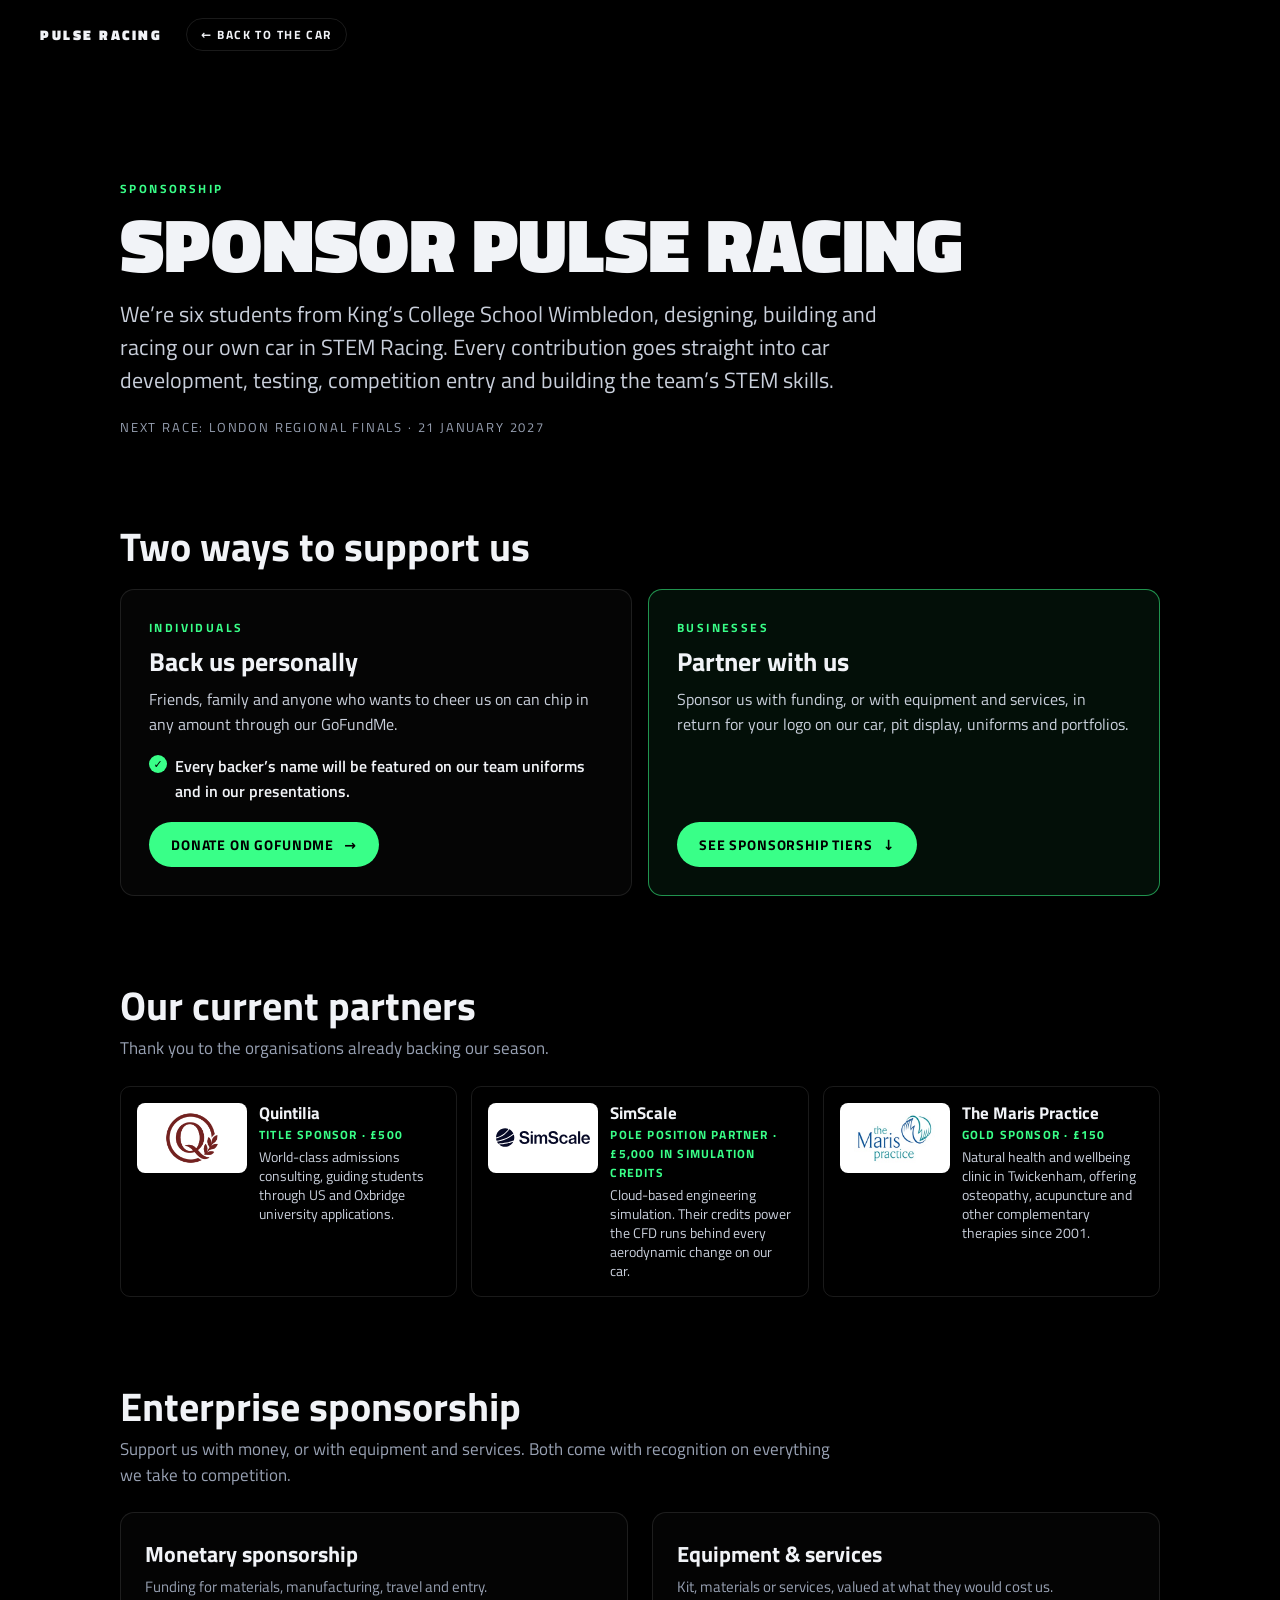
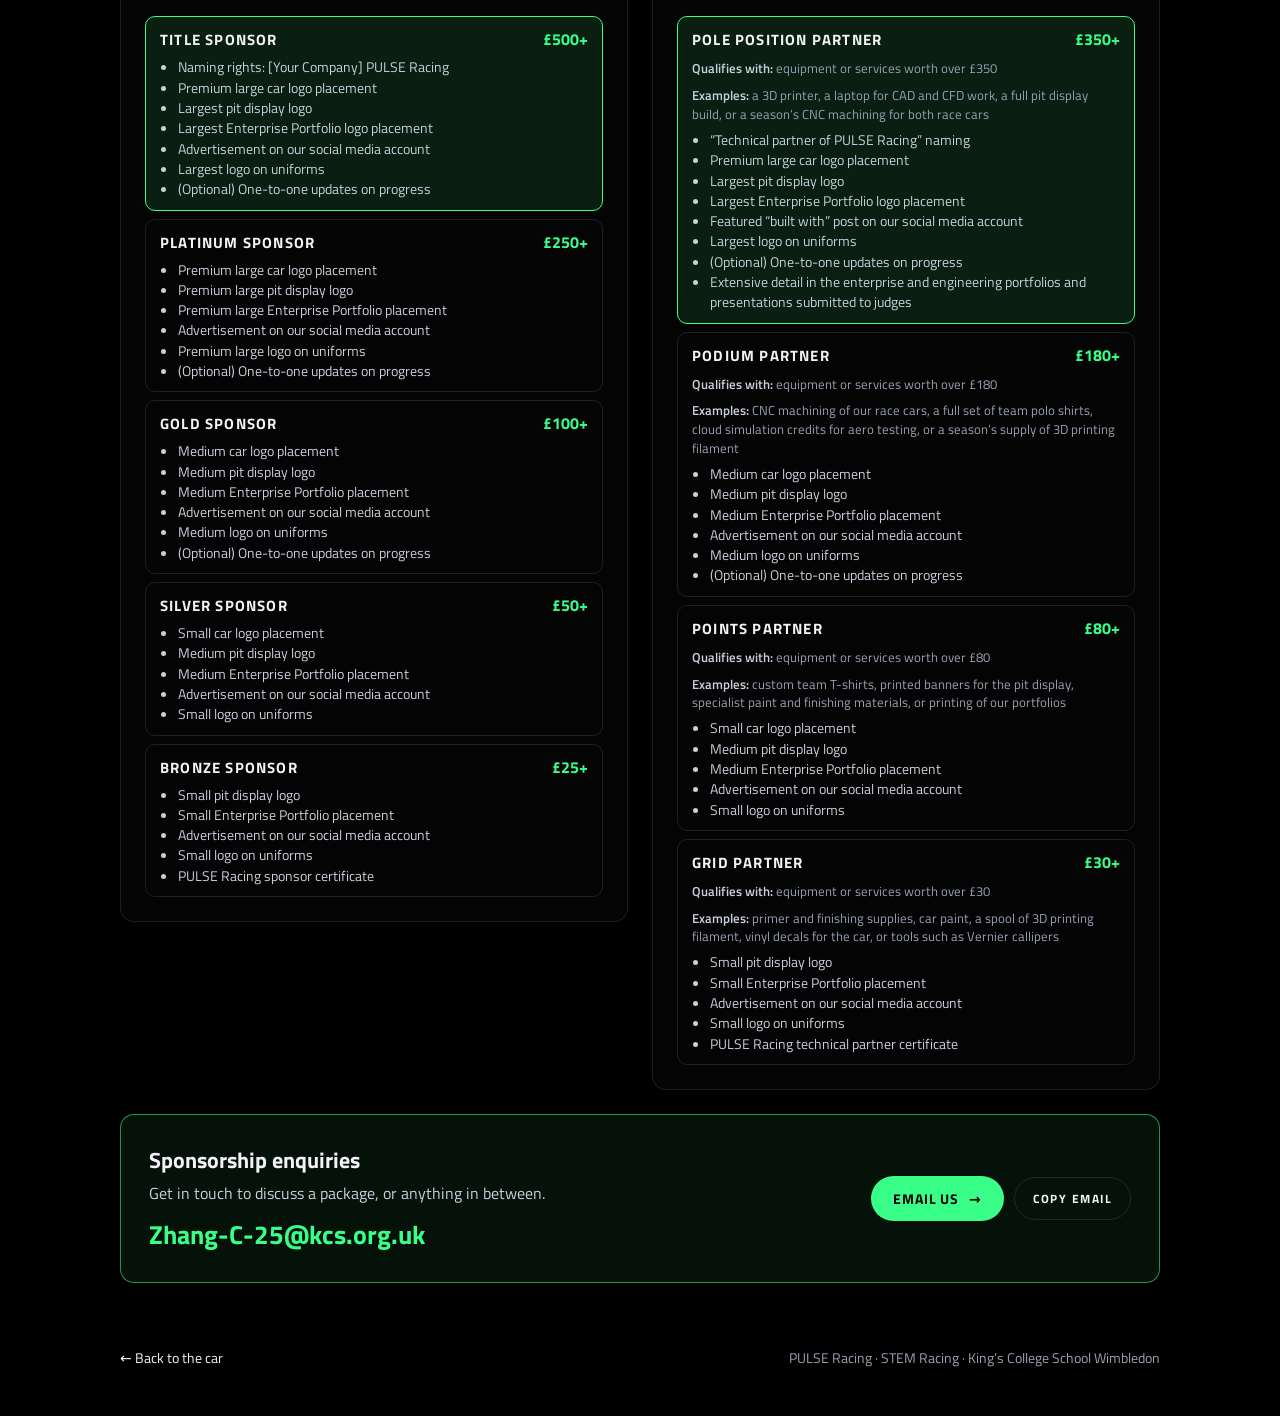
<file: sponsor.html>
<!doctype html>
<html lang="en">
<head>
  <meta charset="utf-8">
  <meta name="viewport" content="width=device-width, initial-scale=1">
  <title>Sponsor PULSE Racing</title>
  <meta name="description" content="Sponsor PULSE Racing, a STEM Racing team from King's College School Wimbledon.">
  <link rel="icon" href="assets/favicon.svg" type="image/svg+xml">
  <link rel="icon" href="assets/favicon-32.png" sizes="32x32" type="image/png">
  <link rel="icon" href="assets/favicon-192.png" sizes="192x192" type="image/png">
  <link rel="apple-touch-icon" href="assets/apple-touch-icon.png">
  <meta name="theme-color" content="#000000">
  <link rel="preconnect" href="https://fonts.googleapis.com">
  <link rel="preconnect" href="https://fonts.gstatic.com" crossorigin>
  <link href="https://fonts.googleapis.com/css2?family=Titillium+Web:wght@300;400;600;700;900&display=swap" rel="stylesheet">
  <link rel="stylesheet" href="css/style.css">
</head>
<body class="page">
  <!-- Text on this page is here; partners, tiers, email and GoFundMe link come from config/sponsorship.js -->
  <header class="topbar topbar--page">
    <a class="brand" href="index.html" id="brand">PULSE Racing</a>
    <a class="topbar__cta topbar__cta--ghost" href="index.html">&larr; Back to the car</a>
  </header>

  <main>
    <section class="page__hero page__wrap">
      <div class="popup__kicker">Sponsorship</div>
      <h1 class="page__title">Sponsor PULSE Racing</h1>
      <p class="page__lead">
        We&rsquo;re six students from King&rsquo;s College School Wimbledon, designing, building and racing
        our own car in STEM Racing. Every contribution goes straight into car development, testing,
        competition entry and building the team&rsquo;s STEM skills.
      </p>
      <p class="page__meta">Next race: London Regional Finals &middot; 21 January 2027</p>
    </section>

    <section class="page__wrap" aria-labelledby="ways">
      <h2 class="page__h2" id="ways">Two ways to support us</h2>
      <div class="choices">
        <article class="choice">
          <div class="choice__kicker">Individuals</div>
          <h3 class="choice__title">Back us personally</h3>
          <p>Friends, family and anyone who wants to cheer us on can chip in any amount through our GoFundMe.</p>
          <p class="choice__perk">Every backer&rsquo;s name will be featured on our team uniforms and in our presentations.</p>
          <a class="cta" id="gofundme" href="#">Donate on GoFundMe <span aria-hidden="true">&rarr;</span></a>
        </article>
        <article class="choice choice--accent">
          <div class="choice__kicker">Businesses</div>
          <h3 class="choice__title">Partner with us</h3>
          <p>Sponsor us with funding, or with equipment and services, in return for your logo on our car,
             pit display, uniforms and portfolios.</p>
          <a class="cta" href="#enterprise">See sponsorship tiers <span aria-hidden="true">&darr;</span></a>
        </article>
      </div>
    </section>

    <section class="page__wrap" aria-labelledby="partners">
      <h2 class="page__h2" id="partners">Our current partners</h2>
      <p class="page__sub">Thank you to the organisations already backing our season.</p>
      <div id="partner-list"></div>
    </section>

    <section class="page__wrap" id="enterprise" aria-labelledby="enterprise-title">
      <h2 class="page__h2" id="enterprise-title">Enterprise sponsorship</h2>
      <p class="page__sub">Support us with money, or with equipment and services. Both come with recognition on everything we take to competition.</p>
      <div class="tier-columns">
        <div class="tier-column">
          <h3 class="tier-column__title">Monetary sponsorship</h3>
          <p class="tier-column__sub">Funding for materials, manufacturing, travel and entry.</p>
          <div id="monetary-tiers"></div>
        </div>
        <div class="tier-column">
          <h3 class="tier-column__title">Equipment &amp; services</h3>
          <p class="tier-column__sub">Kit, materials or services, valued at what they would cost us.</p>
          <div id="equipment-tiers"></div>
        </div>
      </div>

      <div class="contact" aria-labelledby="contact-title">
        <div>
          <h3 class="contact__title" id="contact-title">Sponsorship enquiries</h3>
          <p class="contact__text">Get in touch to discuss a package, or anything in between.</p>
          <a class="contact__email" id="email-link" href="#"></a>
        </div>
        <div class="contact__actions">
          <a class="cta" id="email-button" href="#">Email us <span aria-hidden="true">&rarr;</span></a>
          <button class="topbar__cta topbar__cta--ghost contact__copy" id="copy-email" type="button">Copy email</button>
        </div>
      </div>
    </section>
  </main>

  <footer class="page__footer page__wrap">
    <a href="index.html">&larr; Back to the car</a>
    <span id="footer-name">PULSE Racing</span>
  </footer>

  <script type="module" src="js/sponsor-page.js"></script>
</body>
</html>
</file>
<file: css/style.css>
:root {
  --bg: #000;
  --text: #f1f3f7;
  --muted: #98a1b3;
  --line: rgba(255, 255, 255, 0.1);
  --card: rgba(10, 12, 18, 0.72);
  --accent: #39ff88;            /* overwritten from config/tour.js brand.accent */
  --accent-ink: #000;           /* text on accent; worked out automatically */
  --font: 'Titillium Web', system-ui, sans-serif;
  --card-w: min(410px, calc(100vw - 32px));
}

* { box-sizing: border-box; }
html, body { margin: 0; background: var(--bg); color: var(--text); font-family: var(--font); }
body { overflow-x: hidden; -webkit-font-smoothing: antialiased; }

#scene { position: fixed; inset: 0; width: 100vw; height: 100vh; height: 100lvh; display: block; }
#scroll-space { position: relative; pointer-events: none; }

/* ---------- top bar */
.topbar {
  position: fixed; top: 0; left: 0; right: 0; z-index: 20;
  display: flex; align-items: center; gap: 24px;
  padding: 18px clamp(16px, 4vw, 40px);
  pointer-events: none;
}
.brand {
  pointer-events: auto; color: var(--text); text-decoration: none;
  font-weight: 900; letter-spacing: 0.18em; text-transform: uppercase; font-size: 14px;
}
.progress { flex: 1; height: 2px; background: var(--line); max-width: 260px; margin-left: auto; }
.countdown + .progress { margin-left: 0; }
.progress__bar { height: 100%; width: 0; background: var(--accent); }

/* ---------- side navigation */
.stop-nav {
  position: fixed; right: clamp(12px, 2.5vw, 32px); top: 50%; transform: translateY(-50%);
  z-index: 20; display: flex; flex-direction: column; gap: 14px;
}
.stop-nav button {
  all: unset; cursor: pointer; display: flex; align-items: center; justify-content: flex-end; gap: 10px;
  color: var(--muted); font-size: 12px; letter-spacing: 0.12em; text-transform: uppercase;
}
.stop-nav button span { opacity: 0; transform: translateX(6px); transition: .25s; white-space: nowrap; }
.stop-nav button i {
  width: 8px; height: 8px; border-radius: 50%; border: 1px solid var(--muted); transition: .25s; flex: none;
}
.stop-nav button:hover span, .stop-nav button:focus-visible span, .stop-nav button.is-active span { opacity: 1; transform: none; }
.stop-nav button.is-active { color: var(--text); }
.stop-nav button.is-active i { background: var(--accent); border-color: var(--accent); box-shadow: 0 0 12px var(--accent); }

/* ---------- hotspot + leader line */
.hotspot {
  position: fixed; left: 0; top: 0; z-index: 9; width: 14px; height: 14px; margin: -7px 0 0 -7px;
  border-radius: 50%; background: var(--accent); box-shadow: 0 0 16px var(--accent);
  opacity: 0; transition: opacity .35s; pointer-events: none;
}
.hotspot span {
  position: absolute; inset: -9px; border-radius: 50%; border: 1px solid var(--accent);
  animation: pulse 1.8s ease-out infinite;
}
@keyframes pulse { from { transform: scale(.5); opacity: 1; } to { transform: scale(1.6); opacity: 0; } }
.leader { position: fixed; inset: 0; width: 100vw; height: 100vh; z-index: 9; pointer-events: none; opacity: 0; transition: opacity .35s; }
.leader polyline { fill: none; stroke: var(--accent); stroke-width: 1.2; }
.hotspot.is-on, .leader.is-on { opacity: 1; }

/* ---------- popups */
#popups { position: fixed; inset: 0; z-index: 10; pointer-events: none; }
/* .popup = positioned wrapper (never moves); .popup__card slides in; .photo frames pop in around it */
.popup {
  position: absolute; top: 50%; width: var(--card-w); transform: translateY(-50%);
  opacity: 0; visibility: hidden; transition: opacity .45s, visibility 0s .45s;
}
.popup--left { left: clamp(16px, 6vw, 96px); }
.popup--right { right: clamp(56px, 12vw, 180px); }
.popup.is-active { opacity: 1; visibility: visible; transition: opacity .45s, visibility 0s; }
.popup.is-active .popup__card, .popup.is-active .photo { pointer-events: auto; }

.popup__card {
  position: relative; max-height: calc(100vh - 140px); overflow: auto;
  padding: 26px 28px 28px;
  background: var(--card); border: 1px solid var(--line); border-radius: 14px;
  backdrop-filter: blur(14px); -webkit-backdrop-filter: blur(14px);
  transform: translateY(18px); transition: transform .45s;
}
.popup.is-active .popup__card { transform: none; }
.popup__card::before {
  content: ''; position: absolute; left: 28px; top: 0; width: 48px; height: 2px; background: var(--accent);
}

.photo {
  position: absolute; left: 0; top: 0; margin: 0;
  width: var(--photo-w, 168px); height: var(--photo-h, 116px);
  border-radius: 8px; overflow: hidden; background: #0d1014;
  border: 1px solid rgba(255, 255, 255, .16); box-shadow: 0 14px 40px rgba(0, 0, 0, .6);
  opacity: 0; transform: scale(.8) rotate(0deg);
  transition: opacity .35s, transform .5s cubic-bezier(.2, 1.4, .4, 1);
}
.popup.is-active .photo {
  opacity: 1; transform: scale(1) rotate(var(--tilt));
  transition-delay: calc(.2s + var(--i) * .09s);
}
.photo img { width: 100%; height: 100%; object-fit: cover; display: block; }
.photo--empty {
  display: grid; place-items: center;
  border: 1px dashed rgba(255, 255, 255, .28);
  background: repeating-linear-gradient(135deg, #0c0e12 0 10px, #101318 10px 20px);
}
.photo__icon svg { width: 30px; height: 30px; fill: none; stroke: rgba(255, 255, 255, .35); stroke-width: 1.4; }
.photo figcaption {
  position: absolute; left: 0; right: 0; bottom: 0; padding: 5px 8px;
  font-size: 11px; letter-spacing: .06em; color: #cfd5df; background: linear-gradient(transparent, rgba(0, 0, 0, .85));
  white-space: nowrap; overflow: hidden; text-overflow: ellipsis;
}

.popup__table { width: 100%; border-collapse: collapse; font-size: 14px; margin: 4px 0 6px; }
.popup__table th { text-align: left; color: var(--muted); font-weight: 600; font-size: 11px; letter-spacing: .12em; text-transform: uppercase; padding: 6px 8px; border-bottom: 1px solid var(--line); }
.popup__table td { padding: 7px 8px; border-bottom: 1px solid var(--line); color: #c9cfdb; }
.popup__table td:not(:first-child), .popup__table th:not(:first-child) { text-align: right; white-space: nowrap; }
.popup__table tr:last-child td { border-bottom: 0; }
.popup__kicker { color: var(--accent); font-size: 12px; font-weight: 700; letter-spacing: 0.2em; text-transform: uppercase; }
.popup__title { margin: 6px 0 12px; font-size: clamp(26px, 3vw, 34px); line-height: 1.05; font-weight: 700; }
.popup__text { margin: 0 0 14px; color: #c9cfdb; font-size: 16px; line-height: 1.55; font-weight: 400; }
.popup__text strong { color: var(--text); }
.popup ul.popup__bullets { margin: 0; padding: 0; list-style: none; display: grid; gap: 8px; }
.popup ul.popup__bullets li { position: relative; padding-left: 18px; color: #c9cfdb; line-height: 1.45; }
.popup ul.popup__bullets li::before { content: ''; position: absolute; left: 0; top: .6em; width: 8px; height: 2px; background: var(--accent); }

.stats { display: grid; grid-template-columns: repeat(auto-fit, minmax(110px, 1fr)); background: rgba(8, 10, 15, .9); border: 1px solid var(--line); border-radius: 10px; overflow: hidden; margin-top: 6px; }
.stat { padding: 12px 14px; box-shadow: 0 0 0 .5px var(--line); }
.stat b { display: block; font-size: 24px; font-weight: 700; line-height: 1.1; }
.stat small { color: var(--muted); font-size: 12px; letter-spacing: .08em; text-transform: uppercase; }

.members { display: grid; grid-template-columns: 1fr 1fr; gap: 10px; }
.member { display: flex; align-items: center; gap: 10px; padding: 10px; border: 1px solid var(--line); border-radius: 10px; background: rgba(255,255,255,.02); }
.member__avatar {
  flex: none; width: 42px; height: 42px; border-radius: 50%; overflow: hidden;
  display: grid; place-items: center; font-weight: 700; font-size: 15px;
  background: color-mix(in srgb, var(--accent) 14%, #0b0d11); color: var(--accent);
  border: 1px solid color-mix(in srgb, var(--accent) 45%, transparent);
}
.member__avatar img { width: 100%; height: 100%; object-fit: cover; }
.member__name { font-weight: 600; line-height: 1.2; }
.member__role { color: var(--muted); font-size: 13px; line-height: 1.25; }
.member__bio { grid-column: 1 / -1; color: var(--muted); font-size: 13px; }

.tiers { display: grid; gap: 8px; margin-bottom: 16px; }
.tier { padding: 10px 14px; border: 1px solid var(--line); border-radius: 10px; }
.tier--highlight { border-color: var(--accent); background: color-mix(in srgb, var(--accent) 10%, transparent); }
.tier__head { display: flex; justify-content: space-between; align-items: baseline; gap: 8px; cursor: pointer; list-style: none; }
.tier__head::-webkit-details-marker { display: none; }
.tier__head::before { content: '+'; color: var(--muted); width: 12px; flex: none; font-weight: 700; }
.tier[open] .tier__head::before { content: '\2212'; }
.tier__name { flex: 1; }
.tier__note { margin: 8px 0 0; color: var(--muted); font-size: 13px; line-height: 1.45; }
.tier__note b { color: #c9cfdb; font-weight: 600; }

.sponsors { display: grid; gap: 8px; }
.sponsor {
  display: grid; grid-template-columns: 84px 1fr; gap: 12px; align-items: start;
  padding: 10px; border: 1px solid var(--line); border-radius: 10px; color: inherit; text-decoration: none;
  transition: border-color .2s, background .2s;
}
a.sponsor:hover { border-color: var(--accent); background: rgba(255, 255, 255, .03); }
.sponsor__logo {
  height: 56px; border-radius: 8px; background: #fff; display: grid; place-items: center; padding: 8px; overflow: hidden;
}
.sponsor__logo img { display: block; max-width: 100%; max-height: 40px; object-fit: contain; } /* 40px = box height minus padding */
.sponsor__logo--text { color: #0b0d11; font-weight: 700; font-size: 13px; line-height: 1.1; text-align: center; }
.sponsor__name { font-weight: 700; font-size: 17px; line-height: 1.2; }
.sponsor__tier { color: var(--accent); font-size: 12px; font-weight: 700; letter-spacing: .1em; text-transform: uppercase; margin-top: 2px; }
.sponsor__desc { margin: 4px 0 0; color: #c9cfdb; font-size: 13.5px; line-height: 1.4; }
.tier__name { font-weight: 700; text-transform: uppercase; letter-spacing: .08em; font-size: 14px; }
.tier__price { color: var(--accent); font-weight: 700; }
.tier ul { margin: 6px 0 0; padding-left: 18px; color: #c9cfdb; font-size: 14px; line-height: 1.45; }

.cta {
  display: inline-flex; align-items: center; gap: 10px; padding: 12px 22px; border-radius: 999px;
  background: var(--accent); color: var(--accent-ink); text-decoration: none; font-weight: 700; letter-spacing: .06em; text-transform: uppercase; font-size: 14px;
  transition: transform .2s, box-shadow .2s;
}
.cta:hover { transform: translateY(-1px); box-shadow: 0 8px 30px color-mix(in srgb, var(--accent) 50%, transparent); }

/* hero: no card, big type bottom-left */
.popup--hero { top: auto; bottom: clamp(40px, 10vh, 110px); left: clamp(16px, 6vw, 96px); width: min(760px, calc(100vw - 32px)); transform: none; }
.popup--hero .popup__card { background: none; border: 0; backdrop-filter: none; -webkit-backdrop-filter: none; padding: 0; overflow: visible; max-height: none; }
.popup--hero .popup__card::before { display: none; }
.popup--hero .popup__title { font-size: clamp(48px, 9vw, 120px); font-weight: 900; letter-spacing: -0.01em; text-transform: uppercase; margin: 8px 0 12px; }
.popup--hero .popup__text { font-size: clamp(16px, 1.6vw, 20px); max-width: 520px; color: #b8c0cf; }
.scroll-hint { display: inline-flex; align-items: center; gap: 12px; margin-top: 10px; color: var(--muted); font-size: 12px; letter-spacing: .2em; text-transform: uppercase; }
.scroll-hint i { width: 1px; height: 38px; background: linear-gradient(var(--accent), transparent); animation: hint 1.8s ease-in-out infinite; transform-origin: top; }
@keyframes hint { 0% { transform: scaleY(0); } 50% { transform: scaleY(1); } 100% { transform: scaleY(1); opacity: 0; } }

/* ---------- loader */
.loader { position: fixed; inset: 0; z-index: 50; display: grid; place-items: center; background: #000; transition: opacity .8s, visibility 0s .8s; }
.loader.is-done { opacity: 0; visibility: hidden; }
.loader__inner { width: min(320px, 80vw); text-align: center; }
.loader__title { font-weight: 900; letter-spacing: .2em; text-transform: uppercase; margin-bottom: 14px; }
.loader__track { height: 2px; background: var(--line); }
.loader__fill { height: 100%; width: 0; background: var(--accent); transition: width .2s; }
.loader__pct { margin-top: 10px; color: var(--muted); font-size: 13px; line-height: 1.5; }
.loader code { color: var(--text); }

/* ---------- phones: popups become a bottom sheet, car moves up */
@media (max-aspect-ratio: 9/10) {
  .popup, .popup--left, .popup--right { left: 16px; right: 16px; width: auto; top: auto; bottom: 16px; transform: none; }
  .popup__card { max-height: 50vh; padding: 20px 20px 22px; }
  .popup--hero { bottom: 48px; }
  .photo { --photo-w: 104px; --photo-h: 72px; }
  .members { grid-template-columns: 1fr; }
  .stop-nav { display: none; }
  .progress { max-width: 120px; }
}

@media (prefers-reduced-motion: reduce) {
  .popup, .popup.is-active, .popup__card, .photo, .hotspot span, .scroll-hint i { transition: none !important; animation: none; }
}

/* ?stop=<id>&still : frozen frame for screenshots */
.still *, .still *::before, .still *::after { transition: none !important; animation: none !important; }
.still .scroll-hint { display: none; }

/* ---------- "Sponsor us" button in the top bar */
.topbar__cta {
  pointer-events: auto; padding: 6px 14px; border-radius: 999px;
  background: var(--accent); color: var(--accent-ink); text-decoration: none;
  font-size: 12px; font-weight: 700; letter-spacing: .12em; text-transform: uppercase; white-space: nowrap;
  transition: transform .2s, box-shadow .2s;
}
.topbar__cta:hover { transform: translateY(-1px); box-shadow: 0 6px 24px color-mix(in srgb, var(--accent) 45%, transparent); }
.topbar__cta--ghost { background: none; color: var(--text); border: 1px solid var(--line); }
.topbar__cta--ghost:hover { border-color: var(--accent); box-shadow: none; }

/* ---------- separate pages (sponsor.html) */
body.page { min-height: 100vh; }
.topbar--page { position: sticky; background: rgba(0, 0, 0, .8); backdrop-filter: blur(10px); -webkit-backdrop-filter: blur(10px); }
.page__main { max-width: 760px; margin: 0 auto; padding: 120px clamp(16px, 5vw, 40px) 80px; }
.page__title { margin: 8px 0 16px; font-size: clamp(40px, 7vw, 76px); line-height: 1; font-weight: 900; text-transform: uppercase; }
.page__lead { font-size: clamp(18px, 2vw, 22px); line-height: 1.5; color: #c9cfdb; margin: 0 0 16px; }

/* ---------- countdown in the top bar (config/tour.js -> countdown) */
.countdown {
  margin: 0 auto; display: flex; align-items: baseline; gap: 10px; white-space: nowrap;
  padding: 5px 14px; border: 1px solid var(--line); border-radius: 999px; background: rgba(0, 0, 0, .45);
  backdrop-filter: blur(8px); -webkit-backdrop-filter: blur(8px);
}
.countdown[hidden] { display: none; }
.countdown__label { color: var(--accent); font-size: 11px; font-weight: 700; letter-spacing: .16em; text-transform: uppercase; }
.countdown__time { font-size: 15px; font-weight: 700; font-variant-numeric: tabular-nums; letter-spacing: .02em; }
.countdown__time small { font-size: 10px; font-weight: 600; color: var(--muted); margin-left: 1px; }
@media (max-width: 760px) {
  .topbar { gap: 12px; }
  .countdown { padding: 4px 10px; }
  .countdown__label, .countdown__s { display: none; }
}
@media (max-width: 480px) {
  .topbar { padding-left: 14px; padding-right: 14px; gap: 8px; }
  .countdown { padding: 3px 8px; }
  .countdown__time { font-size: 13px; }
  .countdown__m { display: none; }
  .countdown + .progress { display: none; }
}
@media (max-width: 400px) {
  .brand { font-size: 12px; letter-spacing: .12em; }
  .topbar__cta { padding: 5px 10px; font-size: 11px; }
}

/* ---------- sponsor page layout */
html { scroll-behavior: smooth; }
.page__wrap { max-width: 1120px; margin: 0 auto; padding: 0 clamp(16px, 5vw, 40px); }
.page main > section { padding-top: clamp(48px, 8vw, 88px); scroll-margin-top: 60px; }
.page__hero { padding-top: clamp(64px, 10vw, 110px) !important; }
.page__hero .page__lead { max-width: 760px; }
.page__meta { color: var(--muted); font-size: 13px; letter-spacing: .14em; text-transform: uppercase; margin: 20px 0 0; }
.page__h2 { font-size: clamp(28px, 4vw, 40px); line-height: 1.1; font-weight: 700; margin: 0 0 8px; }
.page__sub { color: var(--muted); font-size: 17px; line-height: 1.5; margin: 0 0 24px; max-width: 720px; }

.choices { display: grid; grid-template-columns: repeat(auto-fit, minmax(280px, 1fr)); gap: 16px; margin-top: 20px; }
.choice {
  display: flex; flex-direction: column; align-items: flex-start; gap: 10px;
  padding: 28px; border: 1px solid var(--line); border-radius: 14px; background: rgba(255, 255, 255, .02);
}
.choice--accent { border-color: color-mix(in srgb, var(--accent) 55%, transparent); background: color-mix(in srgb, var(--accent) 6%, transparent); }
.choice__kicker { color: var(--accent); font-size: 12px; font-weight: 700; letter-spacing: .2em; text-transform: uppercase; }
.choice__title { margin: 0; font-size: 26px; line-height: 1.15; }
.choice p { margin: 0 0 8px; color: #c9cfdb; font-size: 16px; line-height: 1.55; flex: 1; }
.cta--disabled { background: rgba(255, 255, 255, .08); color: var(--muted); cursor: default; pointer-events: none; }

.page .sponsors { grid-template-columns: repeat(auto-fit, minmax(300px, 1fr)); gap: 14px; }
.page .sponsor { padding: 16px; grid-template-columns: 110px 1fr; }
.page .sponsor__logo { height: 70px; }
.page .sponsor__logo img { max-height: 54px; }

.tier-columns { display: grid; grid-template-columns: repeat(auto-fit, minmax(320px, 1fr)); gap: 24px; align-items: start; }
.tier-column { padding: 24px; border: 1px solid var(--line); border-radius: 14px; background: rgba(255, 255, 255, .015); }
.tier-column__title { margin: 0 0 4px; font-size: 22px; }
.tier-column__sub { margin: 0 0 18px; color: var(--muted); font-size: 15px; }
.tier-column .tiers { margin-bottom: 0; }
.tier-column .tier__head { cursor: default; }
.tier-column .tier__head::before { content: none; }
.tier-column .tier__name { font-size: 15px; }

.contact {
  margin-top: 24px; display: flex; flex-wrap: wrap; align-items: center; justify-content: space-between; gap: 20px;
  padding: 28px; border-radius: 14px; border: 1px solid color-mix(in srgb, var(--accent) 55%, transparent);
  background: color-mix(in srgb, var(--accent) 7%, transparent);
}
.contact__title { margin: 0 0 4px; font-size: 22px; }
.contact__text { margin: 0 0 10px; color: #c9cfdb; }
.contact__email { color: var(--accent); font-size: clamp(18px, 2.4vw, 26px); font-weight: 700; text-decoration: none; word-break: break-all; }
.contact__email:hover { text-decoration: underline; }
.contact__actions { display: flex; gap: 10px; align-items: center; flex-wrap: wrap; }
.contact__copy { cursor: pointer; font-family: inherit; padding: 11px 18px; }

.page__footer { display: flex; justify-content: space-between; flex-wrap: wrap; gap: 12px; padding-top: 64px !important; padding-bottom: 48px; color: var(--muted); font-size: 14px; }
.page__footer a { color: var(--text); text-decoration: none; }
.page__footer a:hover { color: var(--accent); }

/* ---------- popup extras: mission quote and section banner */
.popup__quote {
  margin: 0 0 14px; padding: 2px 0 2px 14px; border-left: 2px solid var(--accent);
  font-size: 17px; line-height: 1.45; font-style: italic; color: var(--text);
}
.popup__banner {
  display: flex; flex-wrap: wrap; align-items: baseline; gap: 4px 12px; margin-bottom: 10px;
  padding: 14px 20px; border-radius: 14px; background: var(--accent); color: var(--accent-ink);
  transform: translateY(18px); transition: transform .45s;
}
.popup.is-active .popup__banner { transform: none; }
.popup__banner-kicker { font-size: 12px; font-weight: 700; letter-spacing: .2em; text-transform: uppercase; opacity: .75; }
.popup__banner-title { font-size: 26px; font-weight: 900; line-height: 1; text-transform: uppercase; letter-spacing: .02em; }
.popup__banner-text { flex-basis: 100%; margin: 4px 0 0; font-size: 14px; line-height: 1.4; font-weight: 600; }
@media (max-aspect-ratio: 9/10) {
  .popup__banner { padding: 10px 16px; margin-bottom: 8px; }
  .popup__banner-title { font-size: 20px; }
  .popup__banner-text { font-size: 13px; }
}

/* wide: true on a popup (e.g. "Who we are") */
.popup--wide { --card-w: min(620px, calc(100vw - 32px)); }
.popup--wide .members { grid-template-columns: repeat(3, 1fr); gap: 8px; }
.popup--wide .member { padding: 8px; gap: 8px; }
.popup--wide .member__avatar { width: 34px; height: 34px; font-size: 13px; }
.popup--wide .member__name { font-size: 14px; }
.popup--wide .member__role { font-size: 12px; }
.popup--wide .popup__text { margin-bottom: 10px; }
@media (max-aspect-ratio: 9/10) { .popup--wide .members { grid-template-columns: 1fr 1fr; } }

/* highlighted perk line in the sponsor page choice cards */
.choice p:not(:last-of-type) { flex: none; }
.choice .choice__perk { position: relative; padding-left: 26px; color: var(--text); font-weight: 600; }
.choice__perk::before {
  content: '\2713'; position: absolute; left: 0; top: 1px; width: 18px; height: 18px; border-radius: 50%;
  display: grid; place-items: center; font-size: 11px; font-weight: 900;
  background: var(--accent); color: var(--accent-ink);
}

/* ---------- popup blocks: tags, colour swatches, image gallery (branding popup) */
.popup__block { margin: 4px 0 14px; }
.popup__block-title { color: var(--muted); font-size: 11px; font-weight: 700; letter-spacing: .16em; text-transform: uppercase; margin-bottom: 8px; }
.tags { display: flex; flex-wrap: wrap; gap: 6px; }
.tag {
  padding: 4px 12px; border-radius: 999px; font-size: 13px; font-weight: 600;
  border: 1px solid color-mix(in srgb, var(--accent) 50%, transparent); color: var(--text);
  background: color-mix(in srgb, var(--accent) 10%, transparent);
}
.swatches { display: flex; flex-wrap: wrap; align-items: center; gap: 8px 16px; }
.swatch { display: flex; align-items: center; gap: 8px; font-size: 14px; }
.swatch__chip { width: 22px; height: 22px; border-radius: 6px; border: 1px solid rgba(255, 255, 255, .3); }
.swatches__note { color: var(--muted); font-size: 13px; font-style: italic; }
.gallery { display: grid; grid-template-columns: repeat(3, 1fr); gap: 8px; }
.gallery__item { margin: 0; }
.gallery__frame {
  height: 74px; border-radius: 8px; background: #000; border: 1px solid var(--line);
  display: grid; place-items: center; overflow: hidden; padding: 6px;
}
.gallery__frame img { max-width: 100%; max-height: 60px; object-fit: contain; display: block; } /* 60 = frame height minus padding */
.gallery__item--highlight .gallery__frame { border-color: var(--accent); box-shadow: 0 0 0 1px var(--accent) inset; }
.gallery__item figcaption { margin-top: 4px; font-size: 11.5px; line-height: 1.3; color: var(--muted); }
.gallery__item figcaption b { color: var(--accent); margin-right: 2px; }
@media (max-aspect-ratio: 9/10) { .gallery { grid-template-columns: repeat(2, 1fr); } }
</file>
